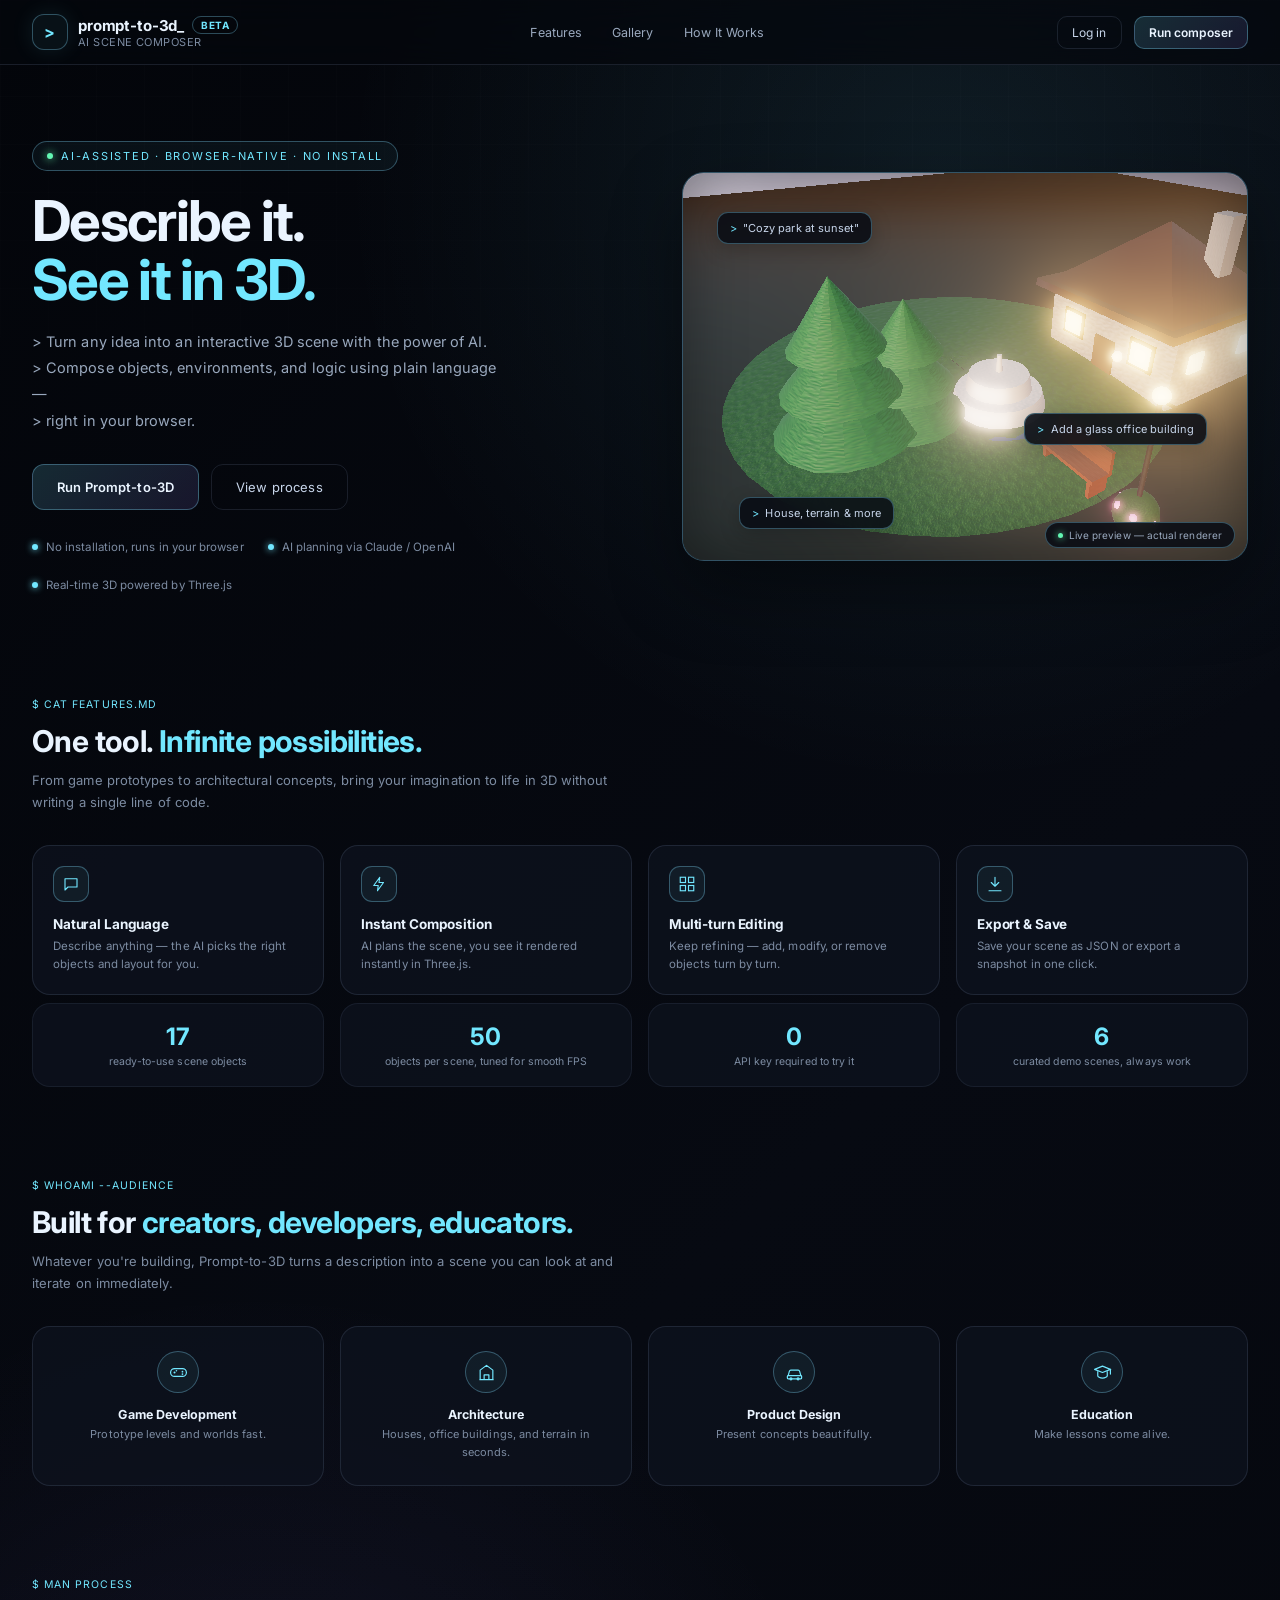
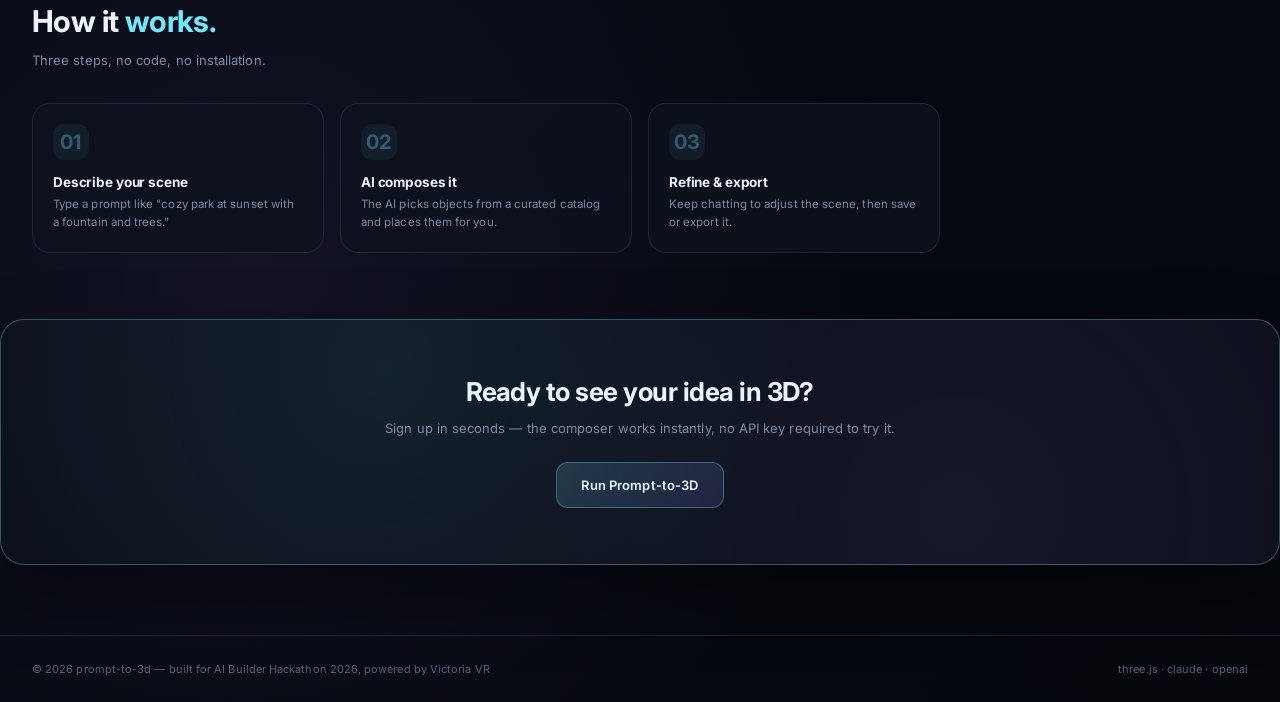
<file: public_html/index.html>
<!DOCTYPE html>
<html lang="en">
<head>
<meta charset="UTF-8" />
<meta name="viewport" content="width=device-width, initial-scale=1.0" />
<title>Prompt-to-3D · Describe it. See it in 3D.</title>
<meta name="description" content="Turn plain-language prompts into interactive 3D scenes, right in your browser. No installation, no code." />
<link rel="icon" href="favicon.svg" type="image/svg+xml" />
<link rel="preconnect" href="https://fonts.googleapis.com" />
<link rel="preconnect" href="https://fonts.gstatic.com" crossorigin />
<link href="https://fonts.googleapis.com/css2?family=Inter:wght@400;500;600;700&display=swap" rel="stylesheet" />
<link rel="stylesheet" href="css/style.css" />
<link rel="stylesheet" href="css/landing.css" />
</head>
<body class="landing-body">

<nav class="landing-nav">
  <div class="brand">
    <div class="brand-icon">&gt;</div>
    <div class="brand-text">
      <div class="brand-name">prompt-to-3d_ <span class="badge">BETA</span></div>
      <div class="brand-sub">AI Scene Composer</div>
    </div>
  </div>
  <div class="landing-nav-links">
    <a href="#features">Features</a>
    <a href="#usecases">Gallery</a>
    <a href="#how">How It Works</a>
  </div>
  <div class="landing-nav-right">
    <a href="login.html" class="btn ghost">Log in</a>
    <a href="login.html" class="btn primary">Run composer</a>
  </div>
</nav>

<section class="hero">
  <div class="hero-copy">
    <div class="eyebrow"><span class="live-dot"></span> AI-ASSISTED &middot; BROWSER-NATIVE &middot; NO INSTALL</div>
    <h1>Describe it.<br /><span class="accent">See it in 3D.</span></h1>
    <p class="lead">&gt; Turn any idea into an interactive 3D scene with the power of AI.<br />&gt; Compose objects, environments, and logic using plain language —<br />&gt; right in your browser.</p>
    <div class="hero-ctas">
      <a href="login.html" class="btn primary large">Run Prompt-to-3D</a>
      <a href="#how" class="btn ghost large">View process</a>
    </div>
    <div class="hero-mini-features">
      <span class="mini-feature"><span class="dot"></span>No installation, runs in your browser</span>
      <span class="mini-feature"><span class="dot"></span>AI planning via Claude / OpenAI</span>
      <span class="mini-feature"><span class="dot"></span>Real-time 3D powered by Three.js</span>
    </div>
  </div>
  <div class="hero-visual">
    <canvas id="heroCanvas"></canvas>
    <div class="hero-chip c1"><span class="hero-chip-inner"><span class="spark">&gt;</span> "Cozy park at sunset"</span></div>
    <div class="hero-chip c2"><span class="hero-chip-inner"><span class="spark">&gt;</span> Add a glass office building</span></div>
    <div class="hero-chip c3"><span class="hero-chip-inner"><span class="spark">&gt;</span> House, terrain &amp; more</span></div>
    <div class="hero-live-badge"><span class="live-dot"></span> Live preview — actual renderer</div>
  </div>
</section>

<section class="section reveal" id="features">
  <div class="section-kicker">$ cat features.md</div>
  <div class="section-title">One tool. <span class="accent">Infinite possibilities.</span></div>
  <div class="section-sub">From game prototypes to architectural concepts, bring your imagination to life in 3D without writing a single line of code.</div>
  <div class="feature-grid reveal-stagger">
    <div class="feature-card">
      <div class="fc-icon-badge"><svg width="18" height="18" viewBox="0 0 24 24" fill="none" stroke="currentColor" stroke-width="1.5"><path d="M4 5h16v11H8l-4 4V5z" stroke-linejoin="round"/></svg></div>
      <div class="fc-title">Natural Language</div>
      <div class="fc-sub">Describe anything — the AI picks the right objects and layout for you.</div>
    </div>
    <div class="feature-card">
      <div class="fc-icon-badge"><svg width="18" height="18" viewBox="0 0 24 24" fill="none" stroke="currentColor" stroke-width="1.5"><path d="M13 3 5 14h6l-1 7 8-11h-6l1-7z" stroke-linejoin="round"/></svg></div>
      <div class="fc-title">Instant Composition</div>
      <div class="fc-sub">AI plans the scene, you see it rendered instantly in Three.js.</div>
    </div>
    <div class="feature-card">
      <div class="fc-icon-badge"><svg width="18" height="18" viewBox="0 0 24 24" fill="none" stroke="currentColor" stroke-width="1.5"><rect x="3" y="3" width="7" height="7"/><rect x="14" y="3" width="7" height="7"/><rect x="3" y="14" width="7" height="7"/><rect x="14" y="14" width="7" height="7"/></svg></div>
      <div class="fc-title">Multi-turn Editing</div>
      <div class="fc-sub">Keep refining — add, modify, or remove objects turn by turn.</div>
    </div>
    <div class="feature-card">
      <div class="fc-icon-badge"><svg width="18" height="18" viewBox="0 0 24 24" fill="none" stroke="currentColor" stroke-width="1.5"><path d="M12 3v12M7 10l5 5 5-5M4 21h16" stroke-linecap="round" stroke-linejoin="round"/></svg></div>
      <div class="fc-title">Export &amp; Save</div>
      <div class="fc-sub">Save your scene as JSON or export a snapshot in one click.</div>
    </div>
  </div>

  <div class="stats-row reveal-stagger">
    <div class="stat-card"><div class="stat-num">17</div><div class="stat-label">ready-to-use scene objects</div></div>
    <div class="stat-card"><div class="stat-num">50</div><div class="stat-label">objects per scene, tuned for smooth FPS</div></div>
    <div class="stat-card"><div class="stat-num">0</div><div class="stat-label">API key required to try it</div></div>
    <div class="stat-card"><div class="stat-num">6</div><div class="stat-label">curated demo scenes, always work</div></div>
  </div>
</section>

<section class="section reveal" id="usecases">
  <div class="section-kicker">$ whoami --audience</div>
  <div class="section-title">Built for <span class="accent">creators, developers, educators.</span></div>
  <div class="section-sub">Whatever you're building, Prompt-to-3D turns a description into a scene you can look at and iterate on immediately.</div>
  <div class="usecase-grid reveal-stagger">
    <div class="usecase-card">
      <div class="uc-icon"><svg width="19" height="19" viewBox="0 0 24 24" fill="none" stroke="currentColor" stroke-width="1.5"><rect x="2" y="7" width="20" height="10" rx="5"/><circle cx="7" cy="12" r="1.3" fill="currentColor" stroke="none"/><circle cx="9.4" cy="9.7" r="1" fill="currentColor" stroke="none"/><circle cx="17" cy="11" r="1.1" fill="currentColor" stroke="none"/><circle cx="17" cy="14" r="1.1" fill="currentColor" stroke="none"/></svg></div>
      <div class="uc-title">Game Development</div>
      <div class="uc-sub">Prototype levels and worlds fast.</div>
    </div>
    <div class="usecase-card">
      <div class="uc-icon"><svg width="19" height="19" viewBox="0 0 24 24" fill="none" stroke="currentColor" stroke-width="1.5"><path d="M3 21h18M4 21V9l8-6 8 6v12M9 21v-6h6v6" stroke-linejoin="round"/></svg></div>
      <div class="uc-title">Architecture</div>
      <div class="uc-sub">Houses, office buildings, and terrain in seconds.</div>
    </div>
    <div class="usecase-card">
      <div class="uc-icon"><svg width="19" height="19" viewBox="0 0 24 24" fill="none" stroke="currentColor" stroke-width="1.5"><path d="M4 16l1.5-5.5A2 2 0 0 1 7.4 9h9.2a2 2 0 0 1 1.9 1.5L20 16" stroke-linejoin="round"/><rect x="3" y="16" width="18" height="4" rx="1"/><circle cx="7.5" cy="20" r="1.2"/><circle cx="16.5" cy="20" r="1.2"/></svg></div>
      <div class="uc-title">Product Design</div>
      <div class="uc-sub">Present concepts beautifully.</div>
    </div>
    <div class="usecase-card">
      <div class="uc-icon"><svg width="19" height="19" viewBox="0 0 24 24" fill="none" stroke="currentColor" stroke-width="1.5"><path d="M2 8l10-4 10 4-10 4-10-4z" stroke-linejoin="round"/><path d="M6 10.5V16c0 1.4 2.7 3 6 3s6-1.6 6-3v-5.5" stroke-linejoin="round"/><path d="M22 8v6" stroke-linecap="round"/></svg></div>
      <div class="uc-title">Education</div>
      <div class="uc-sub">Make lessons come alive.</div>
    </div>
  </div>
</section>

<section class="section reveal" id="how">
  <div class="section-kicker">$ man process</div>
  <div class="section-title">How it <span class="accent">works.</span></div>
  <div class="section-sub">Three steps, no code, no installation.</div>
  <div class="feature-grid reveal-stagger">
    <div class="feature-card">
      <div class="fc-icon-badge" style="border:none; color:var(--border-bright); font-size:20px; font-weight:700;">01</div>
      <div class="fc-title">Describe your scene</div>
      <div class="fc-sub">Type a prompt like "cozy park at sunset with a fountain and trees."</div>
    </div>
    <div class="feature-card">
      <div class="fc-icon-badge" style="border:none; color:var(--border-bright); font-size:20px; font-weight:700;">02</div>
      <div class="fc-title">AI composes it</div>
      <div class="fc-sub">The AI picks objects from a curated catalog and places them for you.</div>
    </div>
    <div class="feature-card">
      <div class="fc-icon-badge" style="border:none; color:var(--border-bright); font-size:20px; font-weight:700;">03</div>
      <div class="fc-title">Refine &amp; export</div>
      <div class="fc-sub">Keep chatting to adjust the scene, then save or export it.</div>
    </div>
  </div>
</section>

<div class="cta-band reveal">
  <h2>Ready to see your idea in 3D?</h2>
  <p>Sign up in seconds — the composer works instantly, no API key required to try it.</p>
  <a href="login.html" class="btn primary large">Run Prompt-to-3D</a>
</div>

<footer class="landing-footer">
  <span>© 2026 prompt-to-3d — built for AI Builder Hackathon 2026, powered by Victoria VR</span>
  <span>three.js &middot; claude &middot; openai</span>
</footer>

<script type="importmap">
{
  "imports": {
    "three": "./js/vendor/three/build/three.module.js",
    "three/webgpu": "./js/vendor/three/build/three.webgpu.js",
    "three/tsl": "./js/vendor/three/build/three.tsl.js",
    "three/addons/": "./js/vendor/three/examples/jsm/"
  }
}
</script>
<script type="module" src="js/landing-preview.js"></script>
<script type="module" src="js/parallax.js"></script>
<script src="js/reveal.js"></script>
</body>
</html>
</file>
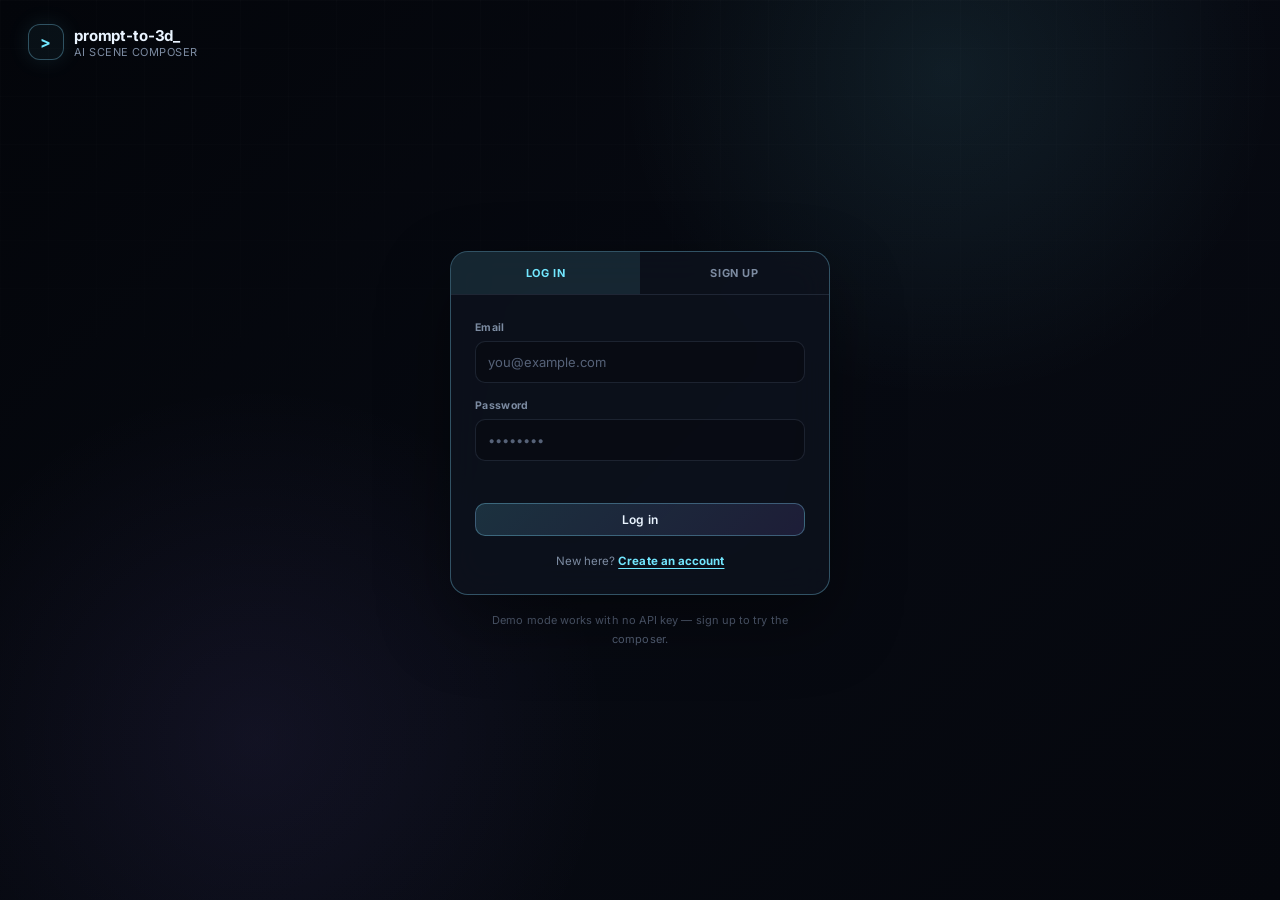
<file: public_html/login.html>
<!DOCTYPE html>
<html lang="en">
<head>
<meta charset="UTF-8" />
<meta name="viewport" content="width=device-width, initial-scale=1.0" />
<title>Sign in · Prompt-to-3D</title>
<link rel="icon" href="favicon.svg" type="image/svg+xml" />
<link rel="preconnect" href="https://fonts.googleapis.com" />
<link rel="preconnect" href="https://fonts.gstatic.com" crossorigin />
<link href="https://fonts.googleapis.com/css2?family=Inter:wght@400;500;600;700&display=swap" rel="stylesheet" />
<link rel="stylesheet" href="css/style.css" />
<link rel="stylesheet" href="css/landing.css" />
<style>body.auth-body { opacity: 0; transition: opacity .2s ease; } body.auth-body.ready { opacity: 1; }</style>
</head>
<body class="auth-body">

<a class="auth-brand" href="index.html">
  <div class="brand-icon">&gt;</div>
  <div class="brand-text">
    <div class="brand-name">prompt-to-3d_</div>
    <div class="brand-sub">AI Scene Composer</div>
  </div>
</a>

<div class="auth-wrap">
  <div class="auth-card">
    <div class="auth-tabs">
      <button class="auth-tab active" data-tab="login">Log in</button>
      <button class="auth-tab" data-tab="signup">Sign up</button>
    </div>

    <form id="loginForm" class="auth-form">
      <div class="field">
        <label for="loginEmail">Email</label>
        <input id="loginEmail" type="email" required autocomplete="email" placeholder="you@example.com" />
      </div>
      <div class="field">
        <label for="loginPassword">Password</label>
        <input id="loginPassword" type="password" required autocomplete="current-password" placeholder="••••••••" />
      </div>
      <div class="auth-error" id="loginError"></div>
      <button type="submit" class="btn primary auth-submit">Log in</button>
      <div class="auth-hint">New here? <a href="#" data-switch="signup">Create an account</a></div>
    </form>

    <form id="signupForm" class="auth-form hidden">
      <div class="field">
        <label for="signupName">Name</label>
        <input id="signupName" type="text" required autocomplete="name" placeholder="Your name" />
      </div>
      <div class="field">
        <label for="signupEmail">Email</label>
        <input id="signupEmail" type="email" required autocomplete="email" placeholder="you@example.com" />
      </div>
      <div class="field">
        <label for="signupPassword">Password</label>
        <input id="signupPassword" type="password" required autocomplete="new-password" placeholder="Min. 6 characters" minlength="6" />
      </div>
      <div class="auth-error" id="signupError"></div>
      <button type="submit" class="btn primary auth-submit">Create account</button>
      <div class="auth-hint">Already have an account? <a href="#" data-switch="login">Log in</a></div>
    </form>
  </div>
  <div class="auth-note">Demo mode works with no API key — sign up to try the composer.</div>
</div>

<script>
async function postJSON(url, body) {
  const resp = await fetch(url, {
    method: 'POST',
    headers: { 'Content-Type': 'application/json' },
    body: JSON.stringify(body),
  });
  const data = await resp.json();
  if (!resp.ok) throw new Error(data.error || 'Terjadi kesalahan.');
  return data;
}

// If already logged in, skip straight to the app; otherwise reveal the form
// (avoids a flash of the login form before the redirect kicks in).
fetch('api/auth/me.php').then(r => r.json()).then(d => {
  if (d.user) { window.location.href = 'app.php'; return; }
  document.body.classList.add('ready');
}).catch(() => document.body.classList.add('ready'));

const tabs = document.querySelectorAll('.auth-tab');
const forms = { login: document.getElementById('loginForm'), signup: document.getElementById('signupForm') };
function showTab(name) {
  tabs.forEach(t => t.classList.toggle('active', t.dataset.tab === name));
  Object.entries(forms).forEach(([k, f]) => f.classList.toggle('hidden', k !== name));
}
tabs.forEach(t => t.addEventListener('click', () => showTab(t.dataset.tab)));
document.querySelectorAll('[data-switch]').forEach(a => {
  a.addEventListener('click', (e) => { e.preventDefault(); showTab(a.dataset.switch); });
});

async function handleSubmit(form, url, errEl, buildBody) {
  const btn = form.querySelector('button[type=submit]');
  const originalLabel = btn.textContent;
  errEl.textContent = '';
  btn.disabled = true;
  btn.textContent = '...';
  try {
    await postJSON(url, buildBody());
    btn.textContent = '✓ ' + originalLabel;
    window.location.href = 'app.php';
  } catch (err) {
    errEl.textContent = err.message;
    btn.disabled = false;
    btn.textContent = originalLabel;
  }
}

document.getElementById('loginForm').addEventListener('submit', (e) => {
  e.preventDefault();
  handleSubmit(e.target, 'api/auth/login.php', document.getElementById('loginError'), () => ({
    email: document.getElementById('loginEmail').value,
    password: document.getElementById('loginPassword').value,
  }));
});

document.getElementById('signupForm').addEventListener('submit', (e) => {
  e.preventDefault();
  handleSubmit(e.target, 'api/auth/register.php', document.getElementById('signupError'), () => ({
    name: document.getElementById('signupName').value,
    email: document.getElementById('signupEmail').value,
    password: document.getElementById('signupPassword').value,
  }));
});
</script>
</body>
</html>
</file>
<file: public_html/css/style.css>
:root {
  --bg-0: #05070d;
  --bg-1: rgba(13,18,30,.78);
  --bg-2: rgba(20,27,43,.82);
  --bg-3: rgba(255,255,255,.045);
  --bg-4: rgba(255,255,255,.075);
  --border: rgba(139,157,190,.16);
  --border-soft: rgba(139,157,190,.1);
  --border-bright: rgba(130,220,255,.32);
  --text-0: #eaf4ff;
  --text-1: #c7d5ea;
  --text-2: #99a8bd;
  --text-3: #7c8ba1;
  --text-4: #566278;
  --accent-1: #72e7ff;
  --accent-2: #9c7cff;
  --accent-grad: linear-gradient(90deg, var(--accent-1), var(--accent-2));
  --accent-grad-soft: rgba(114,231,255,.12);
  --on-accent: #04070d;
  --success: #63f6b3;
  --danger: #ff6f91;
  --radius: 12px;
  --radius-lg: 18px;
  --shadow-sm: 0 6px 20px rgba(0,0,0,.22);
  --shadow-md: 0 16px 40px rgba(0,0,0,.28);
  --shadow-lg: 0 28px 70px rgba(0,0,0,.4);
  --shadow-glow: 0 0 0 1px var(--border-bright), 0 0 24px rgba(114,231,255,.14);
  --blur: blur(18px);
  --ease: cubic-bezier(.25,.8,.25,1);
  font-size: 14px;
}

* { box-sizing: border-box; }

html, body {
  margin: 0;
  height: 100%;
  background:
    radial-gradient(circle at 74% 8%, rgba(114,231,255,.08), transparent 26%),
    radial-gradient(circle at 20% 82%, rgba(156,124,255,.07), transparent 28%),
    linear-gradient(135deg, #03050a, #070a12 55%, #05070d);
  color: var(--text-1);
  font-family: 'Inter', ui-sans-serif, system-ui, -apple-system, BlinkMacSystemFont, 'Segoe UI', sans-serif;
  overflow: hidden;
  -webkit-font-smoothing: antialiased;
  text-rendering: optimizeLegibility;
  letter-spacing: .005em;
}

#app {
  display: flex;
  flex-direction: column;
  height: 100vh;
  position: relative;
}
/* Faint grid, echoes the reference dashboard's ambient depth cue —
   masked out toward the bottom so it doesn't fight with panel content. */
#app::before {
  content: ""; position: fixed; inset: 0; z-index: 0; pointer-events: none;
  background-image:
    linear-gradient(rgba(255,255,255,.02) 1px, transparent 1px),
    linear-gradient(90deg, rgba(255,255,255,.02) 1px, transparent 1px);
  background-size: 44px 44px;
  mask-image: radial-gradient(circle at 50% 0%, rgba(0,0,0,.7), transparent 70%);
}

:focus-visible {
  outline: 2px solid var(--accent-1);
  outline-offset: 2px;
  border-radius: 4px;
}

/* ---------- Top bar ---------- */
.topbar {
  display: flex;
  align-items: center;
  justify-content: space-between;
  padding: 10px 20px;
  background: var(--bg-1);
  backdrop-filter: var(--blur);
  -webkit-backdrop-filter: var(--blur);
  border-bottom: 1px solid var(--border);
  flex: 0 0 auto;
  position: relative;
  z-index: 3;
}
.brand { display: flex; align-items: center; gap: 10px; }
.brand-icon {
  width: 36px; height: 36px; border-radius: 12px;
  background: rgba(114,231,255,.05); border: 1px solid var(--border-bright);
  display: flex; align-items: center; justify-content: center;
  font-size: 16px; color: var(--accent-1); font-weight: 700;
  box-shadow: 0 0 22px rgba(114,231,255,.1);
}
.brand-name { font-weight: 700; font-size: 15px; display: flex; align-items: center; gap: 8px; letter-spacing: -.01em; color: var(--text-0); }
.brand-sub { font-size: 11px; color: var(--text-3); letter-spacing: .04em; text-transform: uppercase; }
.badge {
  font-size: 10px; padding: 2px 8px; border-radius: 999px;
  border: 1px solid var(--border-bright); color: var(--accent-1);
  text-transform: uppercase; letter-spacing: .05em;
  animation: badgePulse 3s ease-in-out infinite;
}
@keyframes badgePulse {
  0%, 100% { opacity: 1; } 50% { opacity: .5; }
}
.topbar-center { display: flex; gap: 2px; background: var(--bg-3); padding: 3px; border-radius: 12px; border: 1px solid var(--border); }
.tab {
  background: transparent; border: none; color: var(--text-3);
  padding: 7px 16px; border-radius: 9px; font-size: 12px; cursor: pointer;
  font-family: inherit; letter-spacing: .01em;
  transition: background .15s var(--ease), color .15s var(--ease);
}
.tab:hover:not(.active) { color: var(--text-1); }
.tab.active { background: var(--accent-1); color: var(--on-accent); font-weight: 700; }
.tab.disabled { cursor: default; }
.topbar-right { display: flex; gap: 8px; align-items: center; }

.btn {
  border: 1px solid var(--border);
  background: rgba(255,255,255,.025);
  color: var(--text-1);
  padding: 8px 14px;
  border-radius: 10px;
  font-size: 12px;
  font-family: inherit;
  letter-spacing: .01em;
  cursor: pointer;
  display: inline-flex; align-items: center; gap: 6px;
  transition: background .15s var(--ease), border-color .15s var(--ease), transform .1s var(--ease), color .15s var(--ease), box-shadow .15s var(--ease);
}
.btn:hover { background: var(--bg-2); border-color: var(--border-bright); color: var(--text-0); }
.btn:active { transform: scale(.96); }
.btn.ghost { background: transparent; }
.btn.small { padding: 6px 10px; font-size: 11px; border-radius: 8px; }
.btn.icon { width: 34px; height: 34px; padding: 0; justify-content: center; border-radius: 10px; }
.btn.primary { background: rgba(114,231,255,.1); border: 1px solid var(--border-bright); color: var(--text-0); font-weight: 600; }
.btn.primary:hover { background: rgba(114,231,255,.18); box-shadow: var(--shadow-glow); transform: translateY(-1px); }
.btn:disabled { opacity: .5; cursor: not-allowed; transform: none !important; }

.user-chip { display: flex; align-items: center; gap: 7px; padding: 4px 11px 4px 4px; border-radius: 999px; background: rgba(255,255,255,.025); border: 1px solid var(--border); }
.user-chip .user-avatar {
  width: 23px; height: 23px; border-radius: 50%; background: linear-gradient(145deg, var(--accent-1), var(--accent-2)); color: var(--on-accent);
  display: flex; align-items: center; justify-content: center; font-size: 11px; font-weight: 700;
}
.user-chip .user-name { font-size: 12px; color: var(--text-2); max-width: 110px; overflow: hidden; text-overflow: ellipsis; white-space: nowrap; }

/* ---------- Workspace grid ---------- */
.workspace {
  flex: 1 1 auto;
  display: grid;
  grid-template-columns: 320px 1fr 300px;
  min-height: 0;
  position: relative; z-index: 1;
}

.panel {
  display: flex;
  flex-direction: column;
  min-height: 0;
  overflow: hidden;
}

.chat-panel { background: var(--bg-1); backdrop-filter: var(--blur); -webkit-backdrop-filter: var(--blur); border-right: 1px solid var(--border); z-index: 2; }
.right-panel { background: var(--bg-1); backdrop-filter: var(--blur); -webkit-backdrop-filter: var(--blur); border-left: 1px solid var(--border); z-index: 2; }
.viewport-panel { background: var(--bg-0); }

.panel-header {
  display: flex; align-items: center; justify-content: space-between;
  padding: 13px 14px;
  font-size: 10.5px; font-weight: 700; letter-spacing: .11em; color: var(--text-3);
  text-transform: uppercase;
  border-bottom: 1px solid var(--border-soft);
  flex: 0 0 auto;
}
.icon-btn {
  background: transparent; border: 1px solid var(--border); color: var(--text-2);
  width: 28px; height: 28px; border-radius: 9px; cursor: pointer; font-size: 12px;
  font-family: inherit;
  transition: color .15s var(--ease), border-color .15s var(--ease), background .15s var(--ease), transform .1s var(--ease);
}
.icon-btn:hover { color: var(--text-0); border-color: var(--border-bright); background: var(--bg-2); }
.icon-btn:active { transform: scale(.92); }
.icon-btn.active { background: var(--accent-1); color: var(--on-accent); border-color: var(--accent-1); font-weight: 700; box-shadow: 0 0 16px rgba(114,231,255,.28); }
.icon-btn.wide { width: auto; padding: 0 11px; font-size: 10.5px; font-weight: 600; letter-spacing: .02em; }

/* ---------- Chat ---------- */
.chat-log { flex: 1 1 auto; overflow-y: auto; padding: 14px; display: flex; flex-direction: column; gap: 14px; scroll-behavior: smooth; }
.msg { max-width: 100%; animation: msgIn .28s var(--ease) both; }
@keyframes msgIn {
  from { opacity: 0; transform: translateY(6px); }
  to { opacity: 1; transform: translateY(0); }
}
.msg-row { display: flex; gap: 8px; }
.msg.user .msg-row { justify-content: flex-end; }
.bubble {
  padding: 10px 13px; border-radius: 13px; font-size: 12.5px; line-height: 1.6;
  max-width: 240px; border: 1px solid var(--border);
}
.msg.user .bubble { background: rgba(114,231,255,.08); color: var(--text-0); border-color: var(--border-bright); border-bottom-right-radius: 4px; }
.msg.assistant .bubble { background: var(--bg-3); color: var(--text-1); border: 1px solid var(--border-soft); border-bottom-left-radius: 4px; }
.msg-time { font-size: 10px; color: var(--text-4); margin-top: 4px; }
.msg.user .msg-time { text-align: right; }
.msg-meta { font-size: 10.5px; color: var(--text-4); margin-top: 6px; }
.msg-error .bubble { border-color: var(--danger); color: var(--danger); }
.avatar {
  width: 26px; height: 26px; border-radius: 9px; flex: 0 0 auto;
  background: rgba(114,231,255,.06); border: 1px solid var(--border-bright); display: flex; align-items: center; justify-content: center;
  font-size: 11px; color: var(--accent-1);
}

.typing-dots { display: inline-flex; gap: 3px; align-items: center; padding: 3px 0; }
.typing-dots span {
  width: 5px; height: 5px; border-radius: 50%; background: var(--text-3);
  animation: typingBounce 1.1s ease-in-out infinite;
}
.typing-dots span:nth-child(2) { animation-delay: .15s; }
.typing-dots span:nth-child(3) { animation-delay: .3s; }
@keyframes typingBounce { 0%, 60%, 100% { transform: translateY(0); opacity: .5; } 30% { transform: translateY(-3px); opacity: 1; } }

.try-prompts { padding: 10px 14px; border-top: 1px solid var(--border-soft); flex: 0 0 auto; }
.try-prompts-label { font-size: 9.5px; color: var(--text-4); letter-spacing: .1em; margin-bottom: 8px; text-transform: uppercase; }
.try-prompts-row { display: flex; flex-wrap: wrap; gap: 6px; }
.chip {
  background: rgba(255,255,255,.025); border: 1px solid var(--border); color: var(--text-2);
  padding: 6px 11px; border-radius: 999px; font-size: 11px; font-family: inherit; cursor: pointer;
  transition: border-color .15s var(--ease), color .15s var(--ease), transform .1s var(--ease), background .15s var(--ease);
}
.chip:hover { border-color: var(--border-bright); color: var(--text-0); background: var(--bg-2); transform: translateY(-1px); }
.chip:active { transform: translateY(0) scale(.97); }
.chip.surprise { background: rgba(114,231,255,.12); color: var(--text-0); border-color: var(--border-bright); font-weight: 600; }
.chip:disabled { opacity: .5; cursor: not-allowed; transform: none; }

.chat-input-row {
  display: flex; gap: 8px; padding: 12px; border-top: 1px solid var(--border-soft); flex: 0 0 auto;
}
.chat-input-row input {
  flex: 1; background: rgba(0,0,0,.22); border: 1px solid var(--border); border-radius: 11px;
  color: var(--text-0); padding: 10px 13px; font-size: 12.5px; font-family: inherit; outline: none;
  transition: border-color .15s var(--ease), box-shadow .15s var(--ease);
}
.chat-input-row input::placeholder { color: var(--text-4); }
.chat-input-row input:focus { border-color: var(--border-bright); box-shadow: 0 0 0 3px rgba(114,231,255,.06); }
.send-btn {
  width: 38px; border: 1px solid var(--border-bright); border-radius: 11px; background: rgba(114,231,255,.1); color: var(--accent-1); cursor: pointer;
  font-size: 15px; font-family: inherit; font-weight: 700;
  transition: transform .12s var(--ease), background .15s var(--ease);
}
.send-btn:hover:not(:disabled) { background: rgba(114,231,255,.2); }
.send-btn:active:not(:disabled) { transform: scale(.94); }
.send-btn:disabled { opacity: .45; cursor: not-allowed; }

/* ---------- Viewport ---------- */
.viewport-toolbar {
  display: flex; align-items: center; gap: 8px; padding: 9px 12px;
  border-bottom: 1px solid var(--border-soft); flex: 0 0 auto;
}
.select.small { background: rgba(255,255,255,.025); color: var(--text-1); border: 1px solid var(--border); border-radius: 9px; padding: 5px 8px; font-size: 11px; font-family: inherit; cursor: pointer; }
.toolbar-sep { width: 1px; height: 20px; background: var(--border); margin: 0 4px; }
.toolbar-spacer { flex: 1; }
.perf-badge {
  background: rgba(255,255,255,.025); border: 1px solid var(--border); padding: 4px 11px; border-radius: 999px;
  font-size: 11px; color: var(--accent-1); display: inline-flex; align-items: center; gap: 6px;
  font-variant-numeric: tabular-nums;
}
.perf-badge::before { content: ""; width: 6px; height: 6px; border-radius: 50%; background: var(--success); box-shadow: 0 0 8px var(--success); }

#canvasWrap { position: relative; flex: 1 1 auto; min-height: 0; background: var(--bg-0); }
#scene3d { width: 100%; height: 100%; display: block; }

.loading-overlay {
  position: absolute; inset: 0; background: rgba(5,7,13,.8); backdrop-filter: blur(4px);
  display: flex; flex-direction: column; align-items: center; justify-content: center; gap: 12px;
  color: var(--text-2); font-size: 12.5px; z-index: 5;
  opacity: 0; visibility: hidden; transition: opacity .2s var(--ease), visibility .2s var(--ease);
}
.loading-overlay.visible { opacity: 1; visibility: visible; }
.spinner {
  width: 26px; height: 26px; border-radius: 50%;
  border: 2px solid var(--border); border-top-color: var(--accent-1);
  animation: spin 0.8s linear infinite;
}
@keyframes spin { to { transform: rotate(360deg); } }

.empty-state {
  position: absolute; inset: 0; display: flex; flex-direction: column;
  align-items: center; justify-content: center; text-align: center; gap: 8px; padding: 20px;
  pointer-events: none; transition: opacity .2s var(--ease);
}
.empty-state.hidden { opacity: 0; pointer-events: none; display: none; }
.empty-icon { font-size: 26px; color: var(--accent-1); animation: floatIcon 3.2s ease-in-out infinite; text-shadow: 0 0 20px rgba(114,231,255,.5); }
@keyframes floatIcon { 0%, 100% { transform: translateY(0); opacity: .7; } 50% { transform: translateY(-8px); opacity: 1; } }
.empty-title { font-size: 17px; font-weight: 700; color: var(--text-0); letter-spacing: -.01em; }
.empty-sub { font-size: 12px; color: var(--text-3); max-width: 340px; line-height: 1.6; }

/* ---------- Add to scene ---------- */
.add-to-scene {
  flex: 0 0 auto; border-top: 1px solid var(--border-soft); background: var(--bg-1);
  backdrop-filter: var(--blur); -webkit-backdrop-filter: var(--blur);
  padding: 10px 12px; max-height: 190px; display: flex; flex-direction: column;
}
.ats-header { display: flex; align-items: center; justify-content: space-between; margin-bottom: 8px; }
.ats-title { font-size: 10.5px; font-weight: 700; letter-spacing: .11em; color: var(--text-3); text-transform: uppercase; }
.ats-search {
  background: rgba(0,0,0,.2); border: 1px solid var(--border); border-radius: 9px;
  color: var(--text-1); padding: 5px 10px; font-size: 11px; font-family: inherit; width: 180px; outline: none;
  transition: border-color .15s var(--ease), box-shadow .15s var(--ease);
}
.ats-search::placeholder { color: var(--text-4); }
.ats-search:focus { border-color: var(--border-bright); box-shadow: 0 0 0 3px rgba(114,231,255,.06); }
.ats-search.wide { width: calc(100% - 28px); margin: 0 14px 10px; }
.ats-tabs { display: flex; gap: 6px; margin-bottom: 8px; flex-wrap: wrap; }
.ats-tab {
  background: transparent; border: 1px solid transparent; color: var(--text-4);
  padding: 4px 4px; font-size: 11px; font-family: inherit; cursor: pointer; border-bottom: 2px solid transparent;
  transition: color .15s var(--ease), border-color .15s var(--ease);
}
.ats-tab:hover { color: var(--text-2); }
.ats-tab.active { color: var(--accent-1); border-bottom-color: var(--accent-1); }
.ats-grid { display: grid; grid-template-columns: repeat(auto-fill, minmax(78px, 1fr)); gap: 8px; overflow-y: auto; }
.ats-card {
  background: rgba(255,255,255,.02); border: 1px solid var(--border); border-radius: 11px;
  padding: 8px 6px; text-align: center; cursor: pointer; font-size: 11px; color: var(--text-2);
  transform-style: preserve-3d; will-change: transform; --lift: 0px;
  transform: perspective(500px) translateY(var(--lift)) rotateX(var(--rot-x, 0deg)) rotateY(var(--rot-y, 0deg)) scale(var(--tilt-scale, 1));
  transition: border-color .15s var(--ease), color .15s var(--ease), transform .12s var(--ease), background .15s var(--ease);
}
.ats-card:hover { border-color: var(--border-bright); color: var(--text-0); background: var(--bg-2); --lift: -2px; }
.ats-card:active { --lift: 0px; transform: perspective(500px) scale(.97); }
.ats-card .icon { font-size: 18px; display: block; margin-bottom: 4px; transition: transform .15s var(--ease); }
.ats-card:hover .icon { transform: scale(1.12); }
.ats-card .name { font-weight: 700; color: var(--text-0); display: block; text-transform: lowercase; }
.ats-card .desc { display: block; font-size: 9px; color: var(--text-4); margin-top: 2px; }
.ats-card.just-added { animation: cardAdded .5s var(--ease); }
@keyframes cardAdded { 0% { box-shadow: 0 0 0 0 rgba(114,231,255,.55); } 100% { box-shadow: 0 0 0 8px rgba(114,231,255,0); } }

/* ---------- Right panel: outliner + properties ---------- */
.outliner-list { overflow-y: auto; flex: 0 1 auto; max-height: 34vh; padding: 4px 8px 8px; }
.outliner-item {
  display: flex; align-items: center; gap: 8px; padding: 7px 9px; border-radius: 9px;
  font-size: 12px; color: var(--text-2); cursor: pointer;
  transition: background .12s var(--ease), color .12s var(--ease);
  animation: msgIn .2s var(--ease) both;
}
.outliner-item:hover { background: var(--bg-2); }
.outliner-item.selected { background: var(--bg-2); color: var(--text-0); box-shadow: inset 2px 0 0 var(--accent-1); }
.outliner-item .oi-icon { font-size: 12px; }
.outliner-item .oi-name { flex: 1; overflow: hidden; text-overflow: ellipsis; white-space: nowrap; }
.outliner-item .oi-remove { opacity: 0; background: none; border: none; color: var(--danger); cursor: pointer; font-size: 11px; font-family: inherit; transition: opacity .12s var(--ease), transform .12s var(--ease); }
.outliner-item:hover .oi-remove { opacity: 1; }
.outliner-item .oi-remove:hover { transform: scale(1.2); }
.outliner-empty { padding: 18px 10px; text-align: center; color: var(--text-4); font-size: 11.5px; }

.props-header { border-top: 1px solid var(--border-soft); }
.properties-body { flex: 1 1 auto; overflow-y: auto; padding: 12px 14px; }
.props-empty { color: var(--text-4); font-size: 12px; }
.prop-group-title { font-size: 10px; color: var(--text-4); letter-spacing: .08em; margin: 12px 0 6px; text-transform: uppercase; }
.prop-row { display: flex; align-items: center; justify-content: space-between; gap: 8px; margin-bottom: 8px; }
.prop-row label { font-size: 11.5px; color: var(--text-2); text-transform: lowercase; }
.prop-row input[type="number"], .prop-row select {
  background: rgba(0,0,0,.2); border: 1px solid var(--border); color: var(--text-0);
  border-radius: 8px; padding: 4px 6px; font-size: 11.5px; font-family: inherit; width: 110px;
  transition: border-color .15s var(--ease);
}
.prop-row input[type="number"]:focus, .prop-row select:focus { border-color: var(--border-bright); }
.prop-row input[type="range"] {
  width: 110px; accent-color: var(--accent-1); cursor: pointer;
}
.prop-row input[type="checkbox"] { width: 16px; height: 16px; accent-color: var(--accent-1); cursor: pointer; }
.prop-xyz { display: flex; gap: 6px; }
.prop-xyz input { width: 55px; }

/* ---------- Toasts ---------- */
.toast-stack {
  position: fixed; bottom: 46px; left: 50%; transform: translateX(-50%);
  display: flex; flex-direction: column; gap: 8px; z-index: 100; pointer-events: none;
}
.toast {
  background: rgba(8,12,20,.9); border: 1px solid var(--border-bright); color: var(--text-0);
  padding: 10px 16px; border-radius: 12px; font-size: 12px; font-family: inherit;
  backdrop-filter: blur(14px); box-shadow: var(--shadow-md);
  animation: toastIn .25s var(--ease), toastOut .25s var(--ease) 2.4s forwards;
}
@keyframes toastIn { from { opacity: 0; transform: translateY(8px); } to { opacity: 1; transform: translateY(0); } }
@keyframes toastOut { to { opacity: 0; transform: translateY(-6px); } }

/* ---------- Status bar ---------- */
.statusbar {
  flex: 0 0 auto; display: flex; justify-content: space-between; align-items: center;
  padding: 7px 16px; font-size: 10.5px; color: var(--text-4);
  background: var(--bg-1); backdrop-filter: var(--blur); -webkit-backdrop-filter: var(--blur);
  border-top: 1px solid var(--border);
  position: relative; z-index: 1;
}
.statusbar-right { color: var(--text-4); }
#sourceTag { color: var(--accent-1); font-weight: 700; }

/* scrollbars */
::-webkit-scrollbar { width: 8px; height: 8px; }
::-webkit-scrollbar-thumb { background: var(--border-bright); border-radius: 999px; }
::-webkit-scrollbar-thumb:hover { background: var(--accent-1); }
::-webkit-scrollbar-track { background: transparent; }

@media (prefers-reduced-motion: reduce) {
  *, *::before, *::after { animation-duration: 0.001ms !important; animation-iteration-count: 1 !important; transition-duration: 0.001ms !important; }
}
</file>
<file: public_html/css/landing.css>
/* Shared styles for the public landing page (index.html) and the
   login/signup page (login.html). Loaded alongside css/style.css so both
   pages share the same color tokens defined there. */

html, body.landing-body, body.auth-body {
  overflow: auto;
  height: auto;
  min-height: 100vh;
  font-family: 'Inter', ui-sans-serif, system-ui, -apple-system, BlinkMacSystemFont, 'Segoe UI', sans-serif;
}

a { text-decoration: none; }
::selection { background: rgba(114,231,255,.28); color: #fff; }

/* Ambient background shared by both pages */
body.landing-body, body.auth-body {
  background:
    radial-gradient(circle at 74% 8%, rgba(114,231,255,.09), transparent 26%),
    radial-gradient(circle at 20% 82%, rgba(156,124,255,.08), transparent 28%),
    linear-gradient(135deg, #03050a, #070a12 55%, #05070d);
  position: relative;
}
body.landing-body::before, body.auth-body::before {
  content: ""; position: fixed; inset: 0; z-index: 0; pointer-events: none;
  background-image:
    linear-gradient(rgba(255,255,255,.02) 1px, transparent 1px),
    linear-gradient(90deg, rgba(255,255,255,.02) 1px, transparent 1px);
  background-size: 48px 48px;
  mask-image: linear-gradient(to bottom, rgba(0,0,0,.7), transparent 65%);
}

/* ---------- Landing page ---------- */
.landing-nav {
  display: flex; align-items: center; justify-content: space-between;
  padding: 14px 32px; border-bottom: 1px solid var(--border);
  background: rgba(5,7,13,.72);
  backdrop-filter: blur(18px) saturate(1.1);
  -webkit-backdrop-filter: blur(18px) saturate(1.1);
  position: sticky; top: 0; z-index: 20;
  transition: background .25s var(--ease), border-color .25s var(--ease);
}
.landing-nav.scrolled {
  background: rgba(5,7,13,.92); border-bottom-color: var(--border-bright);
}
.landing-nav .brand { display: flex; align-items: center; gap: 10px; }
.landing-nav-links { display: flex; gap: 30px; }
.landing-nav-links a {
  color: var(--text-2); font-size: 12.5px; position: relative; padding: 4px 0;
  transition: color .15s var(--ease);
}
.landing-nav-links a:hover { color: var(--accent-1); }
.landing-nav-right { display: flex; align-items: center; gap: 12px; }

.hero {
  display: grid; grid-template-columns: 1.05fr 1fr; gap: 56px;
  align-items: center; padding: 76px 32px 60px; max-width: 1280px; margin: 0 auto;
  position: relative; z-index: 1;
}
.eyebrow {
  display: inline-flex; align-items: center; gap: 8px; font-size: 11px; letter-spacing: .16em;
  color: var(--accent-1); text-transform: uppercase; margin-bottom: 20px;
  border: 1px solid var(--border-bright); padding: 7px 14px; border-radius: 999px;
  background: rgba(114,231,255,.05);
}
.eyebrow .live-dot { width: 6px; height: 6px; border-radius: 50%; background: var(--success); box-shadow: 0 0 9px var(--success); animation: livePulse 1.8s ease-in-out infinite; }
@keyframes livePulse { 0%, 100% { opacity: 1; } 50% { opacity: .35; } }

.hero h1 {
  font-size: clamp(36px, 4.4vw, 60px); line-height: 1.05; margin: 0 0 20px; font-weight: 700; letter-spacing: -.03em;
  color: var(--text-0);
}
.hero h1 .accent {
  color: var(--accent-1);
}
.hero p.lead { color: var(--text-2); font-size: 14.5px; line-height: 1.8; max-width: 480px; margin-bottom: 30px; }
.hero-ctas { display: flex; gap: 12px; margin-bottom: 30px; flex-wrap: wrap; }
.btn.large { padding: 14px 24px; font-size: 13px; border-radius: 12px; }

/* Landing-only button polish — a diagonal sheen that sweeps across on
   hover, plus a slight lift, layered on top of the shared .btn styles from
   style.css without touching them (scoped to this stylesheet, which only
   the marketing/auth pages load). */
.landing-body .btn.primary, .auth-body .btn.primary {
  position: relative; overflow: hidden;
  background: linear-gradient(135deg, rgba(114,231,255,.16), rgba(156,124,255,.13));
  border-color: var(--border-bright);
  transition: background .15s var(--ease), border-color .15s var(--ease), transform .18s var(--ease), box-shadow .18s var(--ease);
}
.landing-body .btn.primary::before, .auth-body .btn.primary::before {
  content: ""; position: absolute; inset: 0; pointer-events: none;
  background: linear-gradient(115deg, transparent 30%, rgba(255,255,255,.25) 48%, transparent 66%);
  transform: translateX(-120%); transition: transform .55s var(--ease);
}
.landing-body .btn.primary:hover, .auth-body .btn.primary:hover { transform: translateY(-1.5px); box-shadow: var(--shadow-glow); }
.landing-body .btn.primary:hover::before, .auth-body .btn.primary:hover::before { transform: translateX(120%); }
.landing-body .btn.primary:active, .auth-body .btn.primary:active { transform: translateY(0) scale(.97); }
.hero-mini-features { display: flex; gap: 24px; flex-wrap: wrap; }
.mini-feature { display: flex; align-items: center; gap: 8px; font-size: 11.5px; color: var(--text-3); }
.mini-feature .dot { width: 6px; height: 6px; border-radius: 50%; background: var(--accent-1); box-shadow: 0 0 7px var(--accent-1); }

.hero-copy {
  transform: translateY(var(--ty, 0px));
  transition: transform .08s linear;
}

.hero-visual {
  border: 1px solid var(--border-bright); border-radius: 22px; overflow: hidden;
  background:
    radial-gradient(circle at 62% 50%, rgba(114,231,255,.1), transparent 45%),
    radial-gradient(circle at 75% 35%, rgba(156,124,255,.09), transparent 48%),
    var(--bg-1);
  aspect-ratio: 16/11; position: relative;
  box-shadow: var(--shadow-lg);
  transform-style: preserve-3d; will-change: transform;
  transform: translateY(var(--ty, 0px)) perspective(1400px)
    rotateX(var(--rot-x, 0deg)) rotateY(var(--rot-y, 0deg)) scale(var(--tilt-scale, 1));
  transition: transform .12s var(--ease);
}
.hero-visual::before {
  content: ""; position: absolute; inset: 0; z-index: 2; pointer-events: none;
  box-shadow: inset 0 0 60px rgba(0,0,0,.42);
  border-radius: 22px;
}
.hero-visual canvas {
  width: 100%; height: 100%; display: block;
  opacity: 0; transition: opacity .5s var(--ease);
}
.hero-visual.preview-ready canvas { opacity: 1; }

/* Skeleton shimmer shown until the first real frame renders (see
   landing-preview.js) — avoids a blank canvas flash on load. */
.hero-visual::after {
  content: ""; position: absolute; inset: 0; z-index: 1;
  background:
    linear-gradient(100deg, transparent 30%, rgba(114,231,255,.12) 48%, transparent 66%),
    var(--bg-1);
  background-size: 200% 100%, 100% 100%;
  animation: heroSkeletonShimmer 1.6s ease-in-out infinite;
  opacity: 1; transition: opacity .4s var(--ease) .1s;
}
.hero-visual.preview-ready::after { opacity: 0; }
@keyframes heroSkeletonShimmer {
  0% { background-position: 130% 0, 0 0; }
  100% { background-position: -30% 0, 0 0; }
}
@media (prefers-reduced-motion: reduce) {
  .hero-visual::after { animation: none; }
}

.hero-chip {
  position: absolute; z-index: 3;
  transform: translateY(var(--chip-ty, 0px));
  transition: transform .08s linear;
}
.hero-chip-inner {
  background: rgba(8,12,20,.88);
  border: 1px solid var(--border-bright); border-radius: 11px; padding: 8px 12px;
  font-size: 11px; color: var(--text-1); backdrop-filter: blur(8px);
  display: flex; align-items: center; gap: 6px;
  box-shadow: var(--shadow-sm);
  opacity: 0; animation: chipIn .5s var(--ease) forwards, chipFloat 4.5s ease-in-out infinite;
}
.hero-chip .spark { color: var(--accent-1); }
.hero-chip.c1 { top: 10%; left: 6%; }
.hero-chip.c1 .hero-chip-inner { animation-delay: .5s, 1s; }
.hero-chip.c2 { top: 62%; right: 7%; }
.hero-chip.c2 .hero-chip-inner { animation-delay: 1s, 1.5s; }
.hero-chip.c3 { bottom: 8%; left: 10%; }
.hero-chip.c3 .hero-chip-inner { animation-delay: 1.5s, 2s; }
@keyframes chipIn { from { opacity: 0; transform: translateY(8px) scale(.96); } to { opacity: 1; transform: translateY(0) scale(1); } }
@keyframes chipFloat { 0%, 100% { transform: translateY(0); } 50% { transform: translateY(-6px); } }

.hero-live-badge {
  position: absolute; bottom: 12px; right: 12px; z-index: 3;
  background: rgba(8,12,20,.88); border: 1px solid var(--border-bright); border-radius: 999px;
  padding: 6px 12px; font-size: 10px; color: var(--text-2); display: flex; align-items: center; gap: 6px;
  backdrop-filter: blur(8px);
}
.hero-live-badge .live-dot { width: 5px; height: 5px; border-radius: 50%; background: var(--success); box-shadow: 0 0 7px var(--success); animation: livePulse 1.8s ease-in-out infinite; }

.section { max-width: 1280px; margin: 0 auto; padding: 46px 32px; position: relative; z-index: 1; }
.section-kicker { font-size: 10.5px; color: var(--accent-1); margin-bottom: 12px; letter-spacing: .1em; text-transform: uppercase; }
.section-title { font-size: 30px; font-weight: 700; margin-bottom: 10px; letter-spacing: -.02em; color: var(--text-0); }
.section-title .accent { color: var(--accent-1); }
.section-sub { color: var(--text-3); font-size: 13px; margin-bottom: 32px; max-width: 600px; line-height: 1.7; }

.feature-grid { display: grid; grid-template-columns: repeat(4, 1fr); gap: 16px; }
.feature-card {
  background: var(--bg-1); border: 1px solid var(--border); border-radius: var(--radius-lg); padding: 20px;
  position: relative; overflow: hidden;
  transform-style: preserve-3d; will-change: transform;
  transform: perspective(700px) rotateX(var(--rot-x, 0deg)) rotateY(var(--rot-y, 0deg)) scale(var(--tilt-scale, 1));
  transition: transform .15s var(--ease), border-color .18s var(--ease), background .18s var(--ease), box-shadow .18s var(--ease);
}
.feature-card:hover { border-color: var(--border-bright); background: var(--bg-2); box-shadow: var(--shadow-md); }
.fc-icon-badge {
  width: 36px; height: 36px; border-radius: 11px; display: flex; align-items: center; justify-content: center;
  font-size: 16px; margin-bottom: 14px; background: rgba(114,231,255,.06); border: 1px solid var(--border-bright); color: var(--accent-1);
}
.feature-card .fc-title { font-weight: 700; font-size: 13.5px; margin-bottom: 5px; letter-spacing: -.01em; color: var(--text-0); }
.feature-card .fc-sub { color: var(--text-3); font-size: 11.5px; line-height: 1.6; }

.usecase-grid { display: grid; grid-template-columns: repeat(4, 1fr); gap: 16px; }
.usecase-card {
  border-radius: var(--radius-lg); overflow: hidden; border: 1px solid var(--border); background: var(--bg-1);
  padding: 24px 18px; text-align: center;
  transform-style: preserve-3d; will-change: transform;
  transform: perspective(700px) rotateX(var(--rot-x, 0deg)) rotateY(var(--rot-y, 0deg)) scale(var(--tilt-scale, 1));
  transition: transform .15s var(--ease), border-color .18s var(--ease), box-shadow .18s var(--ease);
}
.usecase-card:hover { border-color: var(--border-bright); box-shadow: var(--shadow-md); }
.usecase-card .uc-icon {
  width: 42px; height: 42px; margin: 0 auto 14px; border-radius: 50%;
  display: flex; align-items: center; justify-content: center; font-size: 18px;
  background: rgba(114,231,255,.06); border: 1px solid var(--border-bright); color: var(--accent-1);
}
.usecase-card .uc-title { font-weight: 700; font-size: 12.5px; color: var(--text-0); }
.usecase-card .uc-sub { color: var(--text-3); font-size: 11px; margin-top: 4px; line-height: 1.6; }

.stats-row { display: grid; grid-template-columns: repeat(4, 1fr); gap: 16px; margin-top: 8px; }
.stat-card {
  text-align: center; padding: 18px 10px; border-radius: var(--radius-lg); border: 1px solid var(--border-soft);
  background: var(--bg-1);
  transform-style: preserve-3d; will-change: transform;
  transform: perspective(700px) rotateX(var(--rot-x, 0deg)) rotateY(var(--rot-y, 0deg)) scale(var(--tilt-scale, 1));
  transition: transform .15s var(--ease), border-color .18s var(--ease);
}
.stat-card:hover { border-color: var(--border-bright); }
.stat-card .stat-num { font-size: 24px; font-weight: 700; color: var(--accent-1); }
.stat-card .stat-label { font-size: 10.5px; color: var(--text-3); margin-top: 4px; }

.cta-band {
  max-width: 1280px; margin: 20px auto 70px; padding: 56px 32px; text-align: center;
  background:
    radial-gradient(circle at 30% 20%, rgba(114,231,255,.08), transparent 45%),
    radial-gradient(circle at 75% 80%, rgba(156,124,255,.08), transparent 45%),
    var(--bg-1);
  border: 1px solid var(--border-bright); border-radius: 24px;
  position: relative; overflow: hidden; z-index: 1;
  box-shadow: var(--shadow-lg);
}
.cta-band h2 { font-size: 26px; margin: 0 0 10px; font-weight: 700; letter-spacing: -.02em; position: relative; color: var(--text-0); }
.cta-band p { color: var(--text-3); margin-bottom: 26px; position: relative; font-size: 13px; }
.cta-band .btn { position: relative; }

.landing-footer {
  border-top: 1px solid var(--border); padding: 26px 32px; display: flex;
  justify-content: space-between; align-items: center; color: var(--text-4); font-size: 11px;
  flex-wrap: wrap; gap: 10px; position: relative; z-index: 1;
}

/* scroll-reveal (js/reveal.js toggles .in-view) */
.reveal { opacity: 0; transform: translateY(18px); transition: opacity .55s var(--ease), transform .55s var(--ease); }
.reveal.in-view { opacity: 1; transform: translateY(0); }

/* Per-card cascade inside a grid, observed independently of its parent
   .reveal section — opacity only (not transform) because these children
   already own `transform` for the mouse-tilt effect from tilt.js, and a
   second `transform` declaration here would just replace that one rather
   than combine with it. */
.reveal-stagger > * { opacity: 0; transition: opacity .5s var(--ease); }
.reveal-stagger.in-view > * { opacity: 1; }
.reveal-stagger > *:nth-child(1) { transition-delay: .04s; }
.reveal-stagger > *:nth-child(2) { transition-delay: .11s; }
.reveal-stagger > *:nth-child(3) { transition-delay: .18s; }
.reveal-stagger > *:nth-child(4) { transition-delay: .25s; }

@media (max-width: 980px) {
  .hero { grid-template-columns: 1fr; padding: 40px 20px; gap: 36px; }
  .hero h1 { font-size: 38px; }
  .feature-grid, .usecase-grid, .stats-row { grid-template-columns: repeat(2, 1fr); }
  .landing-nav-links { display: none; }
  .hero-chip { display: none; }
}

/* ---------- Auth page ---------- */
.auth-body {
  display: flex; flex-direction: column; align-items: center; justify-content: center;
  min-height: 100vh; padding: 24px;
}
.auth-brand {
  position: absolute; top: 24px; left: 28px; display: flex; align-items: center; gap: 10px; color: var(--text-0); z-index: 1;
}
.auth-wrap { width: 100%; max-width: 380px; display: flex; flex-direction: column; align-items: center; gap: 16px; animation: authIn .4s var(--ease); position: relative; z-index: 1; }
@keyframes authIn { from { opacity: 0; transform: translateY(10px); } to { opacity: 1; transform: translateY(0); } }
.auth-card {
  width: 100%; background: var(--bg-1); backdrop-filter: var(--blur); -webkit-backdrop-filter: var(--blur);
  border: 1px solid var(--border-bright); border-radius: var(--radius-lg); padding: 0;
  box-shadow: var(--shadow-lg); overflow: hidden;
}
.auth-tabs { display: flex; border-bottom: 1px solid var(--border); }
.auth-tab {
  flex: 1; background: transparent; border: none; color: var(--text-3); padding: 14px; border-radius: 0;
  font-size: 11px; font-family: inherit; letter-spacing: .06em; cursor: pointer; font-weight: 700;
  transition: background .15s var(--ease), color .15s var(--ease);
  text-transform: uppercase;
}
.auth-tab.active { background: rgba(114,231,255,.1); color: var(--accent-1); }
.auth-form.hidden { display: none; }
.auth-form { padding: 26px 24px; }
.field { margin-bottom: 16px; }
.field label { display: block; font-size: 10.5px; color: var(--text-3); margin-bottom: 7px; font-weight: 700; letter-spacing: .03em; }
.field input {
  width: 100%; background: rgba(0,0,0,.22); border: 1px solid var(--border); border-radius: 10px;
  color: var(--text-0); padding: 12px 12px; font-size: 13px; font-family: inherit; outline: none;
  transition: border-color .15s var(--ease), box-shadow .15s var(--ease);
}
.field input::placeholder { color: var(--text-4); }
.field input:focus { border-color: var(--border-bright); box-shadow: 0 0 0 3px rgba(114,231,255,.08); }
.auth-submit { width: 100%; justify-content: center; margin-top: 6px; }
.auth-submit:disabled { opacity: .6; }
.auth-error { color: var(--danger); font-size: 12px; min-height: 16px; margin-bottom: 4px; }
.auth-hint { text-align: center; font-size: 11.5px; color: var(--text-3); margin-top: 18px; }
.auth-hint a { color: var(--accent-1); font-weight: 700; text-decoration: underline; text-underline-offset: 3px; }
.auth-note { color: var(--text-4); font-size: 11px; text-align: center; max-width: 320px; line-height: 1.7; }
</file>
